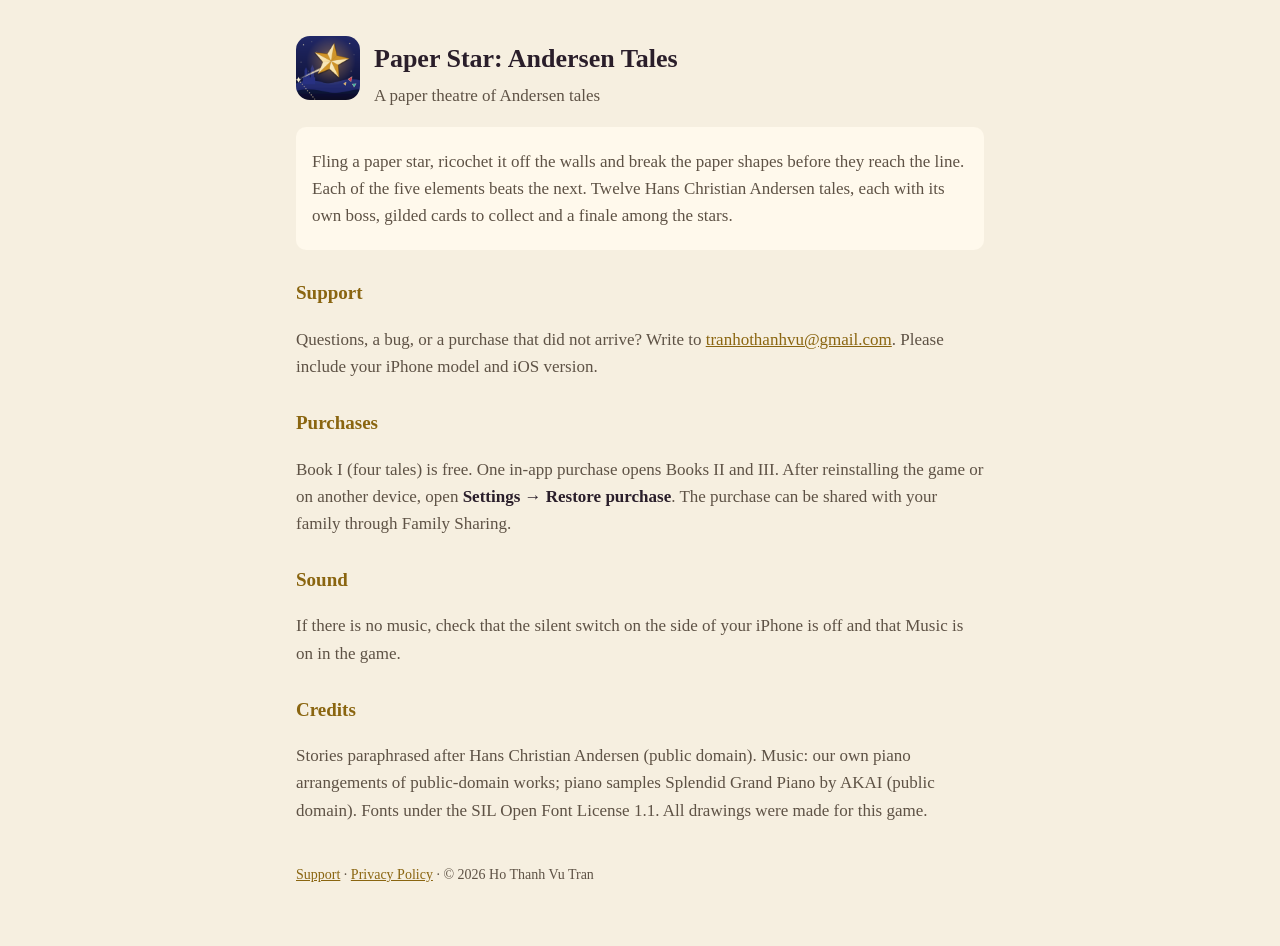
<file: index.html>
<!doctype html><html lang="en"><head><meta charset="utf-8"><meta name="viewport" content="width=device-width,initial-scale=1">
<title>Paper Star: Andersen Tales · Support</title>
<link rel="stylesheet" href="site.css"></head><body><main>
<header><img src="icon.png" alt=""><div><h1>Paper Star: Andersen Tales</h1><div class="sub">A paper theatre of Andersen tales</div></div></header>
<div class="card"><p>Fling a paper star, ricochet it off the walls and break the paper shapes before they reach the line. Each of the five elements beats the next. Twelve Hans Christian Andersen tales, each with its own boss, gilded cards to collect and a finale among the stars.</p></div>
<h2>Support</h2><p>Questions, a bug, or a purchase that did not arrive? Write to <a href="mailto:tranhothanhvu@gmail.com">tranhothanhvu@gmail.com</a>. Please include your iPhone model and iOS version.</p>
<h2>Purchases</h2><p>Book I (four tales) is free. One in-app purchase opens Books II and III. After reinstalling the game or on another device, open <b>Settings → Restore purchase</b>. The purchase can be shared with your family through Family Sharing.</p>
<h2>Sound</h2><p>If there is no music, check that the silent switch on the side of your iPhone is off and that Music is on in the game.</p>
<h2>Credits</h2><p>Stories paraphrased after Hans Christian Andersen (public domain). Music: our own piano arrangements of public-domain works; piano samples Splendid Grand Piano by AKAI (public domain). Fonts under the SIL Open Font License 1.1. All drawings were made for this game.</p>
<footer><a href="index.html">Support</a> · <a href="privacy.html">Privacy Policy</a> · © 2026 Ho Thanh Vu Tran</footer>
</main></body></html>
</file>
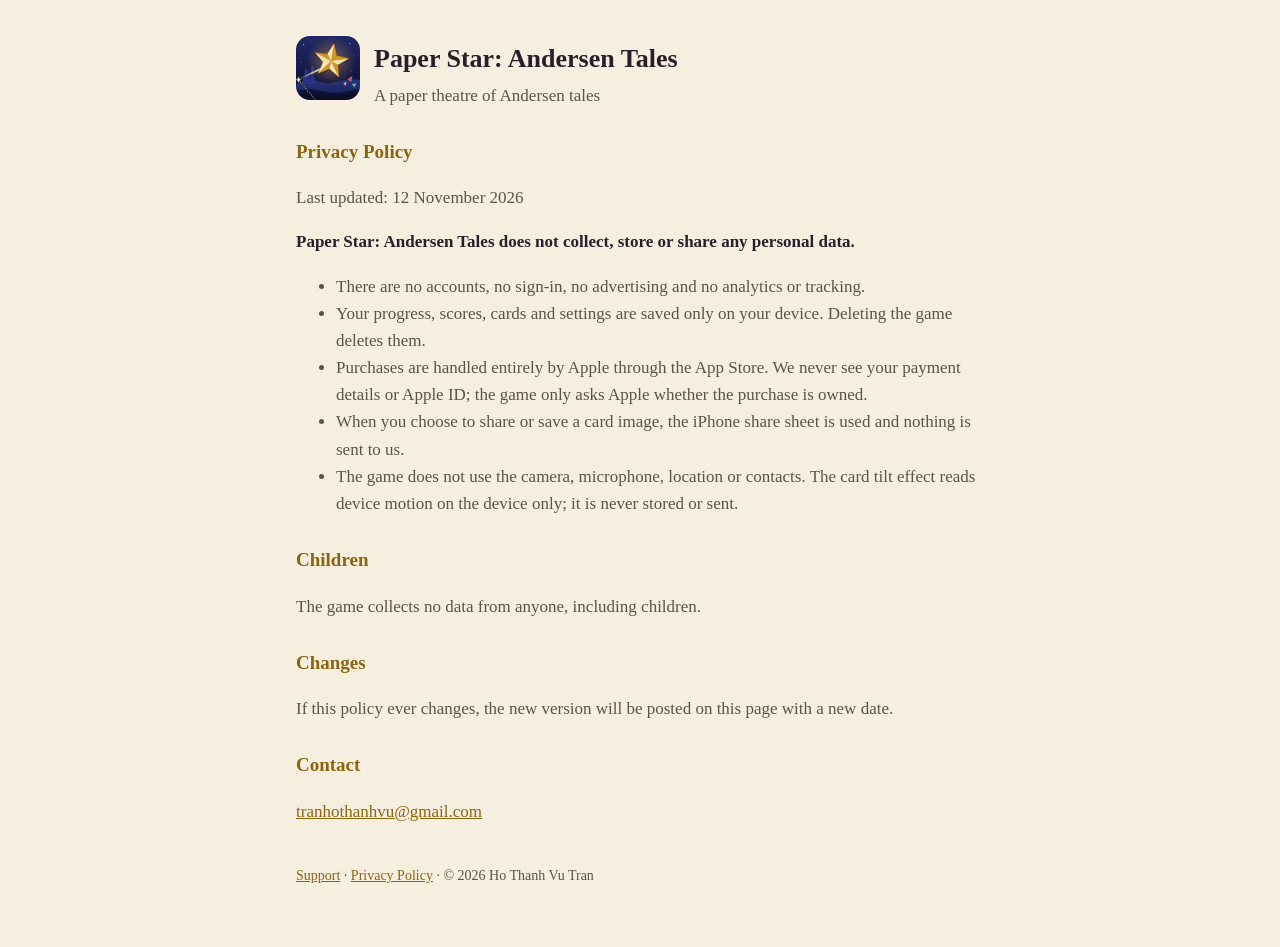
<file: privacy.html>
<!doctype html><html lang="en"><head><meta charset="utf-8"><meta name="viewport" content="width=device-width,initial-scale=1">
<title>Paper Star: Andersen Tales · Privacy Policy</title>
<link rel="stylesheet" href="site.css"></head><body><main>
<header><img src="icon.png" alt=""><div><h1>Paper Star: Andersen Tales</h1><div class="sub">A paper theatre of Andersen tales</div></div></header>
<h2>Privacy Policy</h2><p>Last updated: 12 November 2026</p>
<p><b>Paper Star: Andersen Tales does not collect, store or share any personal data.</b></p>
<ul><li>There are no accounts, no sign-in, no advertising and no analytics or tracking.</li>
<li>Your progress, scores, cards and settings are saved only on your device. Deleting the game deletes them.</li>
<li>Purchases are handled entirely by Apple through the App Store. We never see your payment details or Apple ID; the game only asks Apple whether the purchase is owned.</li>
<li>When you choose to share or save a card image, the iPhone share sheet is used and nothing is sent to us.</li>
<li>The game does not use the camera, microphone, location or contacts. The card tilt effect reads device motion on the device only; it is never stored or sent.</li></ul>
<h2>Children</h2><p>The game collects no data from anyone, including children.</p>
<h2>Changes</h2><p>If this policy ever changes, the new version will be posted on this page with a new date.</p>
<h2>Contact</h2><p><a href="mailto:tranhothanhvu@gmail.com">tranhothanhvu@gmail.com</a></p>
<footer><a href="index.html">Support</a> · <a href="privacy.html">Privacy Policy</a> · © 2026 Ho Thanh Vu Tran</footer>
</main></body></html>
</file>
<file: site.css>
:root{--bg:#1B1530;--fg:#F3E6C6;--mut:#C9BFA8;--gold:#E2B54E;--card:#272043}
@media (prefers-color-scheme:light){:root{--bg:#F6EFE0;--fg:#2A1E2A;--mut:#5E5245;--gold:#8A6510;--card:#FFF9EC}}
*{box-sizing:border-box}body{margin:0;background:var(--bg);color:var(--fg);font:17px/1.6 Georgia,"Times New Roman",serif}
main{max-width:720px;margin:0 auto;padding:28px 16px 60px}h1{font-size:26px;margin:10px 0 2px}h2{font-size:19px;color:var(--gold);margin:28px 0 6px}
p,li{color:var(--mut)}b{color:var(--fg)}a{color:var(--gold)}header{display:flex;gap:14px;align-items:center}header img{width:64px;height:64px;border-radius:14px}
.sub{color:var(--mut)}.card{background:var(--card);border-radius:10px;padding:4px 16px;margin:18px 0}footer{margin-top:40px;font-size:14px;color:var(--mut)}
</file>
